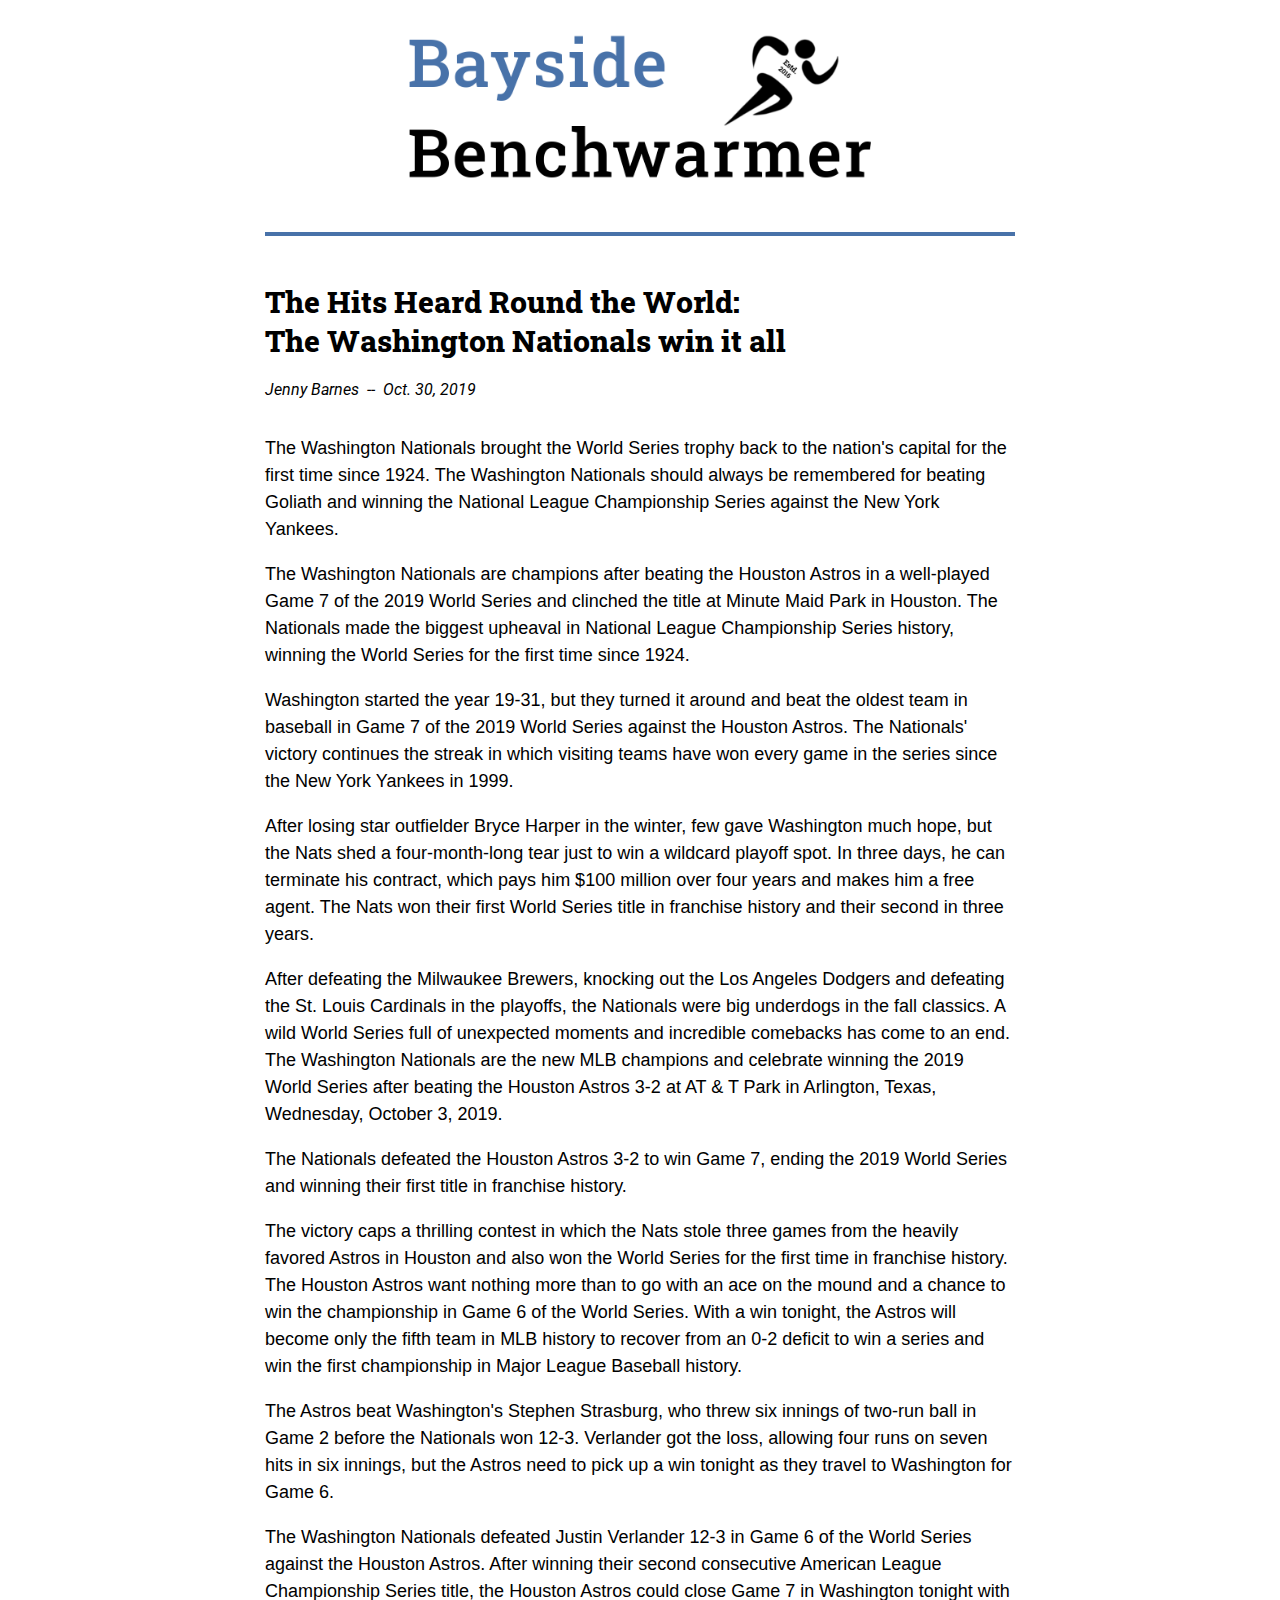
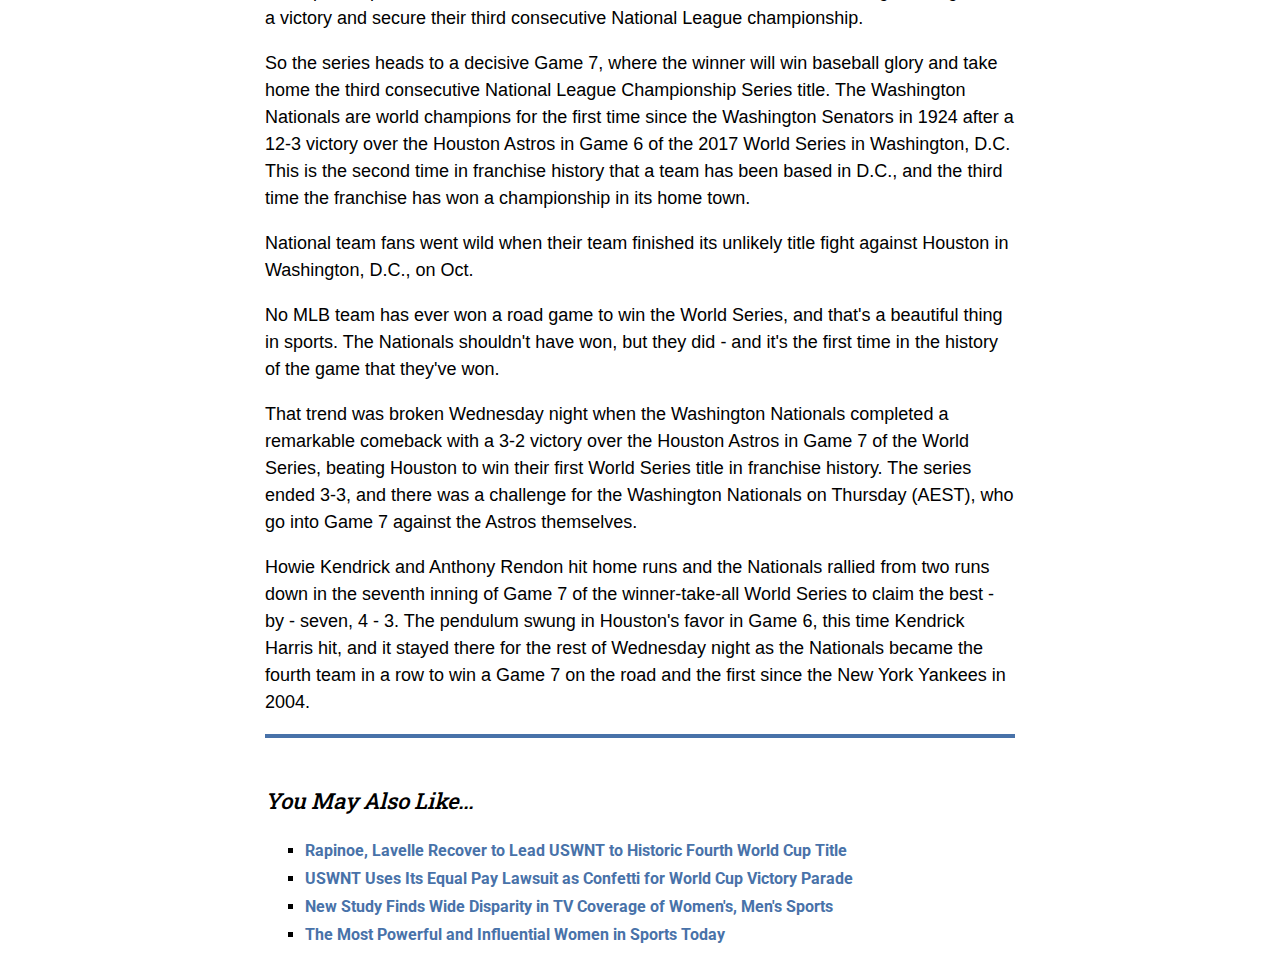
<file: 416example/index.html>
<!doctype html>
<html lang="en">

<head>
	<title>The Hits Heard Round the World</title>
	<link rel="stylesheet" type="text/css" href="style.css">

	<!-- A couiple of extra fonts since I didn't want to use Helvetica everywhere-->
	<link rel="preconnect" href="https://fonts.gstatic.com">
	<link href="https://fonts.googleapis.com/css2?family=Roboto+Slab:wght@100;300;500;700&display=swap" rel="stylesheet">
	<link rel="preconnect" href="https://fonts.gstatic.com">
	<link href="https://fonts.googleapis.com/css2?family=Roboto:ital,wght@0,400;0,700;1,400;1,500&display=swap" rel="stylesheet"> 
</head>

<body>
	<div id="content">
	<div id="header"><img src="masthead.png" alt="Bayside Benchwarmer" class="image"><div><br><br>
	<hr class="line"><br>
	<h1>The Hits Heard Round the World:<br> The Washington Nationals win it all</h1>
	<div id="byline">
	Jenny Barnes&nbsp;&nbsp;--&nbsp;&nbsp;Oct. 30, 2019
	</div><br>

	<p>The Washington Nationals brought the World Series trophy back to the nation's capital for the first time since 1924. The Washington Nationals should always be remembered for beating Goliath and winning the National League Championship Series against the New York Yankees.</p>

	<p>The Washington Nationals are champions after beating the Houston Astros in a well-played Game 7 of the 2019 World Series and clinched the title at Minute Maid Park in Houston. The Nationals made the biggest upheaval in National League Championship Series history, winning the World Series for the first time since 1924.</p>

	<p>Washington started the year 19-31, but they turned it around and beat the oldest team in baseball in Game 7 of the 2019 World Series against the Houston Astros. The Nationals' victory continues the streak in which visiting teams have won every game in the series since the New York Yankees in 1999.</p>

	<p>After losing star outfielder Bryce Harper in the winter, few gave Washington much hope, but the Nats shed a four-month-long tear just to win a wildcard playoff spot. In three days, he can terminate his contract, which pays him $100 million over four years and makes him a free agent. The Nats won their first World Series title in franchise history and their second in three years.</p>

	<p>After defeating the Milwaukee Brewers, knocking out the Los Angeles Dodgers and defeating the St. Louis Cardinals in the playoffs, the Nationals were big underdogs in the fall classics. A wild World Series full of unexpected moments and incredible comebacks has come to an end. The Washington Nationals are the new MLB champions and celebrate winning the 2019 World Series after beating the Houston Astros 3-2 at AT & T Park in Arlington, Texas, Wednesday, October 3, 2019. </p>

	<p>The Nationals defeated the Houston Astros 3-2 to win Game 7, ending the 2019 World Series and winning their first title in franchise history.</p>

	<p>The victory caps a thrilling contest in which the Nats stole three games from the heavily favored Astros in Houston and also won the World Series for the first time in franchise history. The Houston Astros want nothing more than to go with an ace on the mound and a chance to win the championship in Game 6 of the World Series. With a win tonight, the Astros will become only the fifth team in MLB history to recover from an 0-2 deficit to win a series and win the first championship in Major League Baseball history.</p>

	<p>The Astros beat Washington's Stephen Strasburg, who threw six innings of two-run ball in Game 2 before the Nationals won 12-3. Verlander got the loss, allowing four runs on seven hits in six innings, but the Astros need to pick up a win tonight as they travel to Washington for Game 6.</p>

	<p>The Washington Nationals defeated Justin Verlander 12-3 in Game 6 of the World Series against the Houston Astros. After winning their second consecutive American League Championship Series title, the Houston Astros could close Game 7 in Washington tonight with a victory and secure their third consecutive National League championship.</p>

	<p>So the series heads to a decisive Game 7, where the winner will win baseball glory and take home the third consecutive National League Championship Series title. The Washington Nationals are world champions for the first time since the Washington Senators in 1924 after a 12-3 victory over the Houston Astros in Game 6 of the 2017 World Series in Washington, D.C. This is the second time in franchise history that a team has been based in D.C., and the third time the franchise has won a championship in its home town.</p>

	<p>National team fans went wild when their team finished its unlikely title fight against Houston in Washington, D.C., on Oct.</p>

	<p>No MLB team has ever won a road game to win the World Series, and that's a beautiful thing in sports. The Nationals shouldn't have won, but they did - and it's the first time in the history of the game that they've won.</p>

	<p>That trend was broken Wednesday night when the Washington Nationals completed a remarkable comeback with a 3-2 victory over the Houston Astros in Game 7 of the World Series, beating Houston to win their first World Series title in franchise history. The series ended 3-3, and there was a challenge for the Washington Nationals on Thursday (AEST), who go into Game 7 against the Astros themselves.</p>

	<p>Howie Kendrick and Anthony Rendon hit home runs and the Nationals rallied from two runs down in the seventh inning of Game 7 of the winner-take-all World Series to claim the best - by - seven, 4 - 3. The pendulum swung in Houston's favor in Game 6, this time Kendrick Harris hit, and it stayed there for the rest of Wednesday night as the Nationals became the fourth team in a row to win a Game 7 on the road and the first since the New York Yankees in 2004.
	</p>
	
	<hr class="line"><br>
	
	<h3>You May Also Like...</h3>
	<div class="links">
	<ul>
		<li><a href="https://www.si.com/soccer/2019/07/07/usa-womens-world-cup-title-netherlands-rapinoe-lavelle-uswnt" target=_new>Rapinoe, Lavelle Recover to Lead USWNT to Historic Fourth World Cup Title</a></li>
		<li><a href="https://www.si.com/soccer/2019/07/10/uswnt-womens-world-cup-victory-parade-lawsuit-confetti" target=_new>USWNT Uses Its Equal Pay Lawsuit as Confetti for World Cup Victory Parade</a></li>
		<li><a href="https://www.si.com/sports-illustrated/2021/03/24/womens-sports-gender-study-discrepancy" target=_new>New Study Finds Wide Disparity in TV Coverage of Women's, Men's Sports</a></li>
		<li><a href="https://www.si.com/sports-illustrated/2020/10/06/the-unrelenting-women-in-sports-daily-cover" target=_new>The Most Powerful and Influential Women in Sports Today</a></li>
	</ul>
	</div>
</body>
</html>
</file>
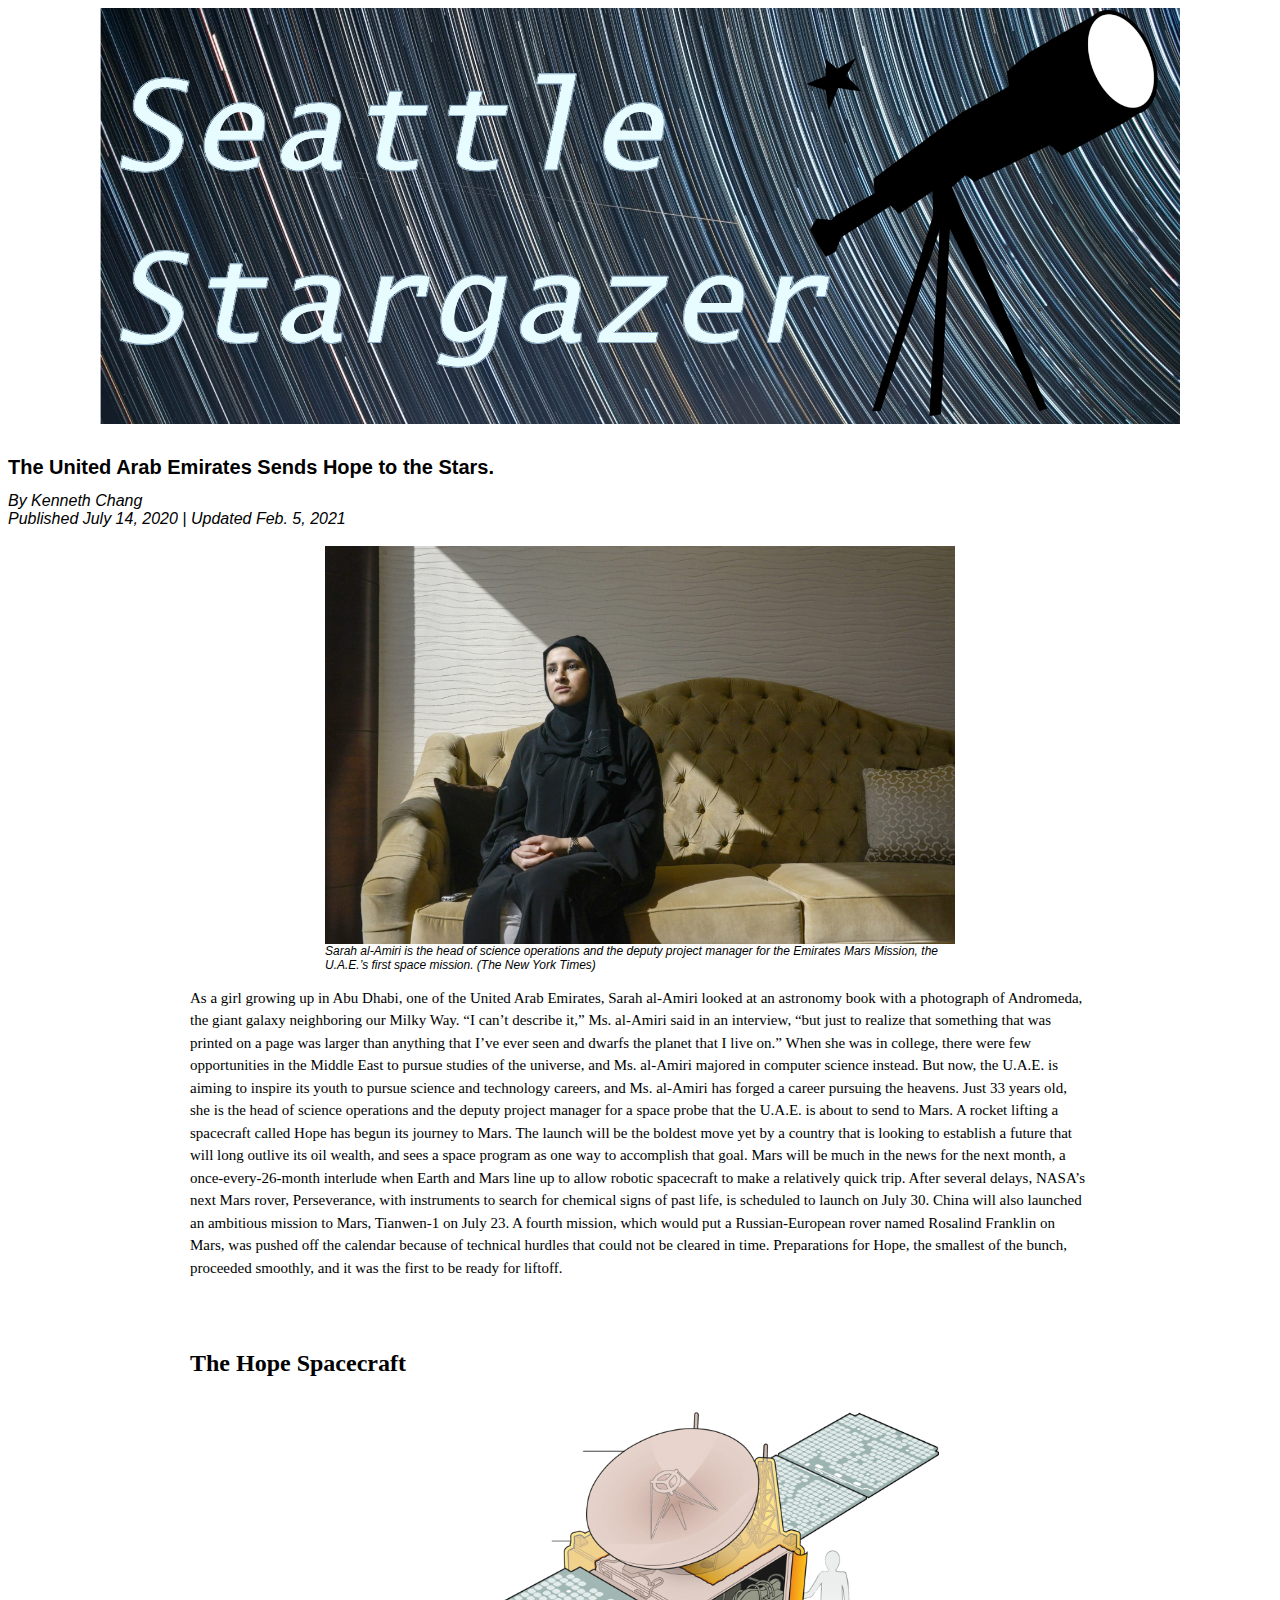
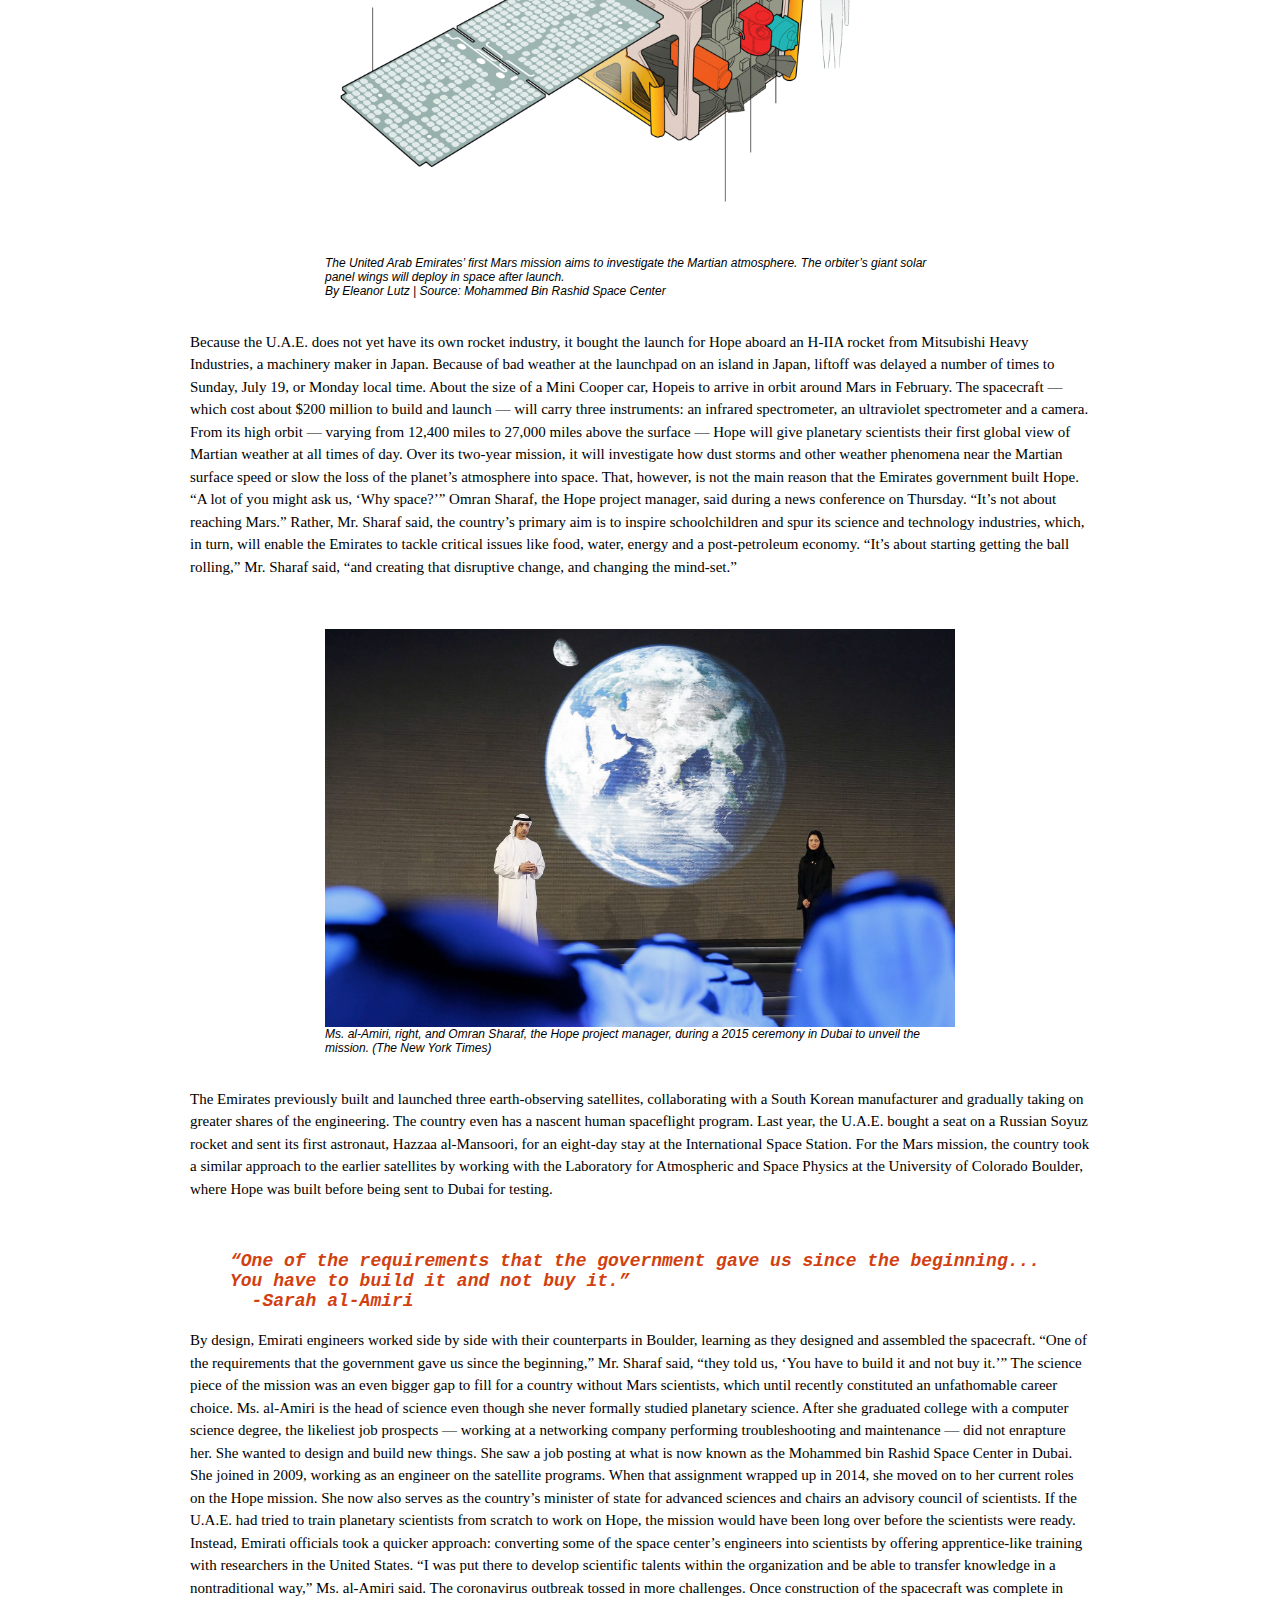
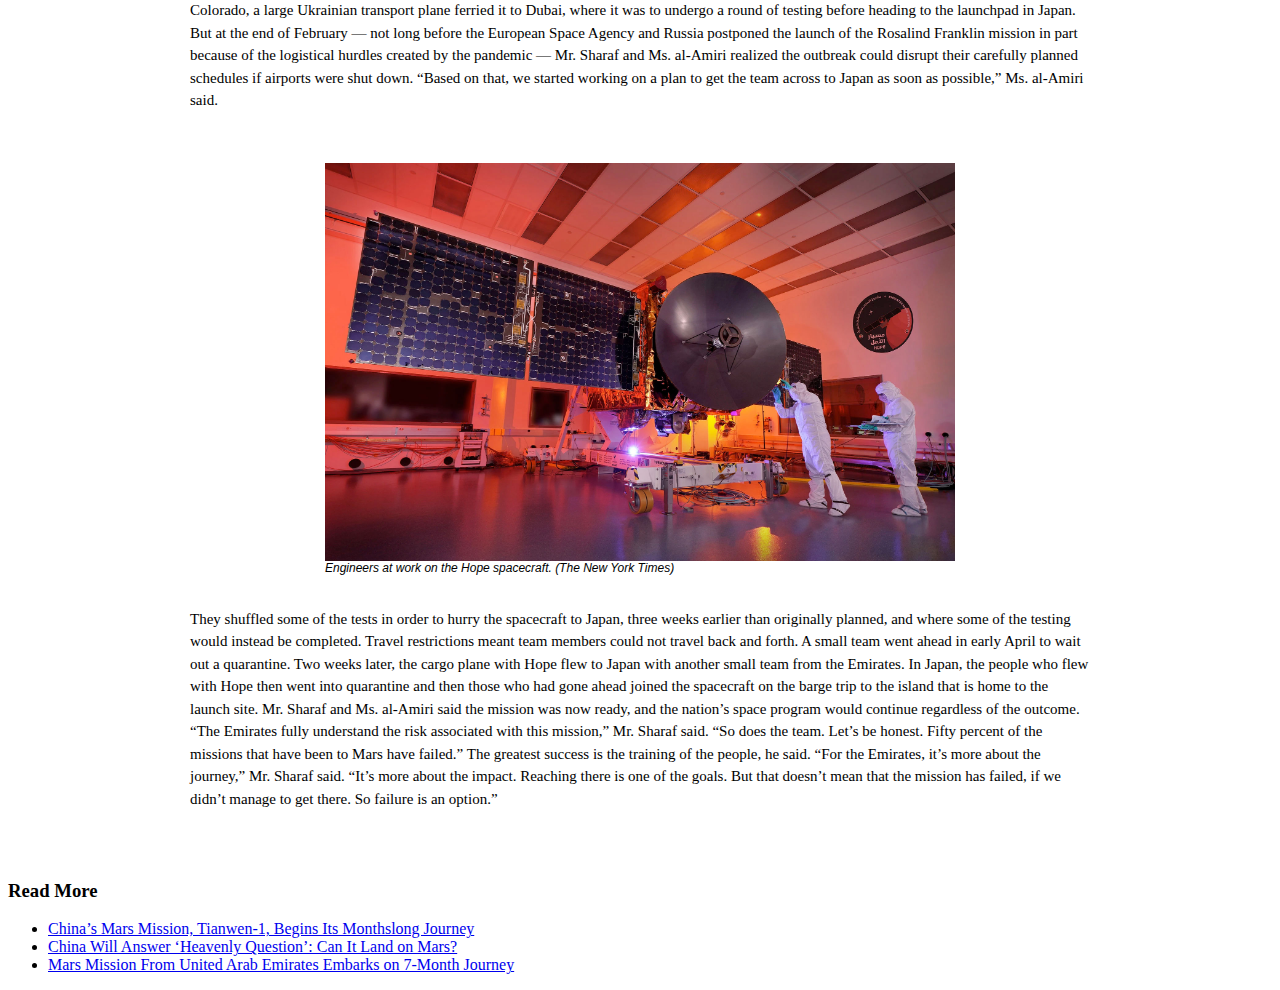
<file: BreedenLayout/index.html>
<!doctype html>
<html lang="en">

<head>
	<title>Midterm Review</title>
	<link rel="stylesheet" type="text/css" href="style.css">
</head>

<body>
	
	<img src="images\Stargazer.jpg" alt="IDK why it broke." class="header"><br><!--Masthead-->
	
	<h1>The United Arab Emirates Sends Hope to the Stars.</h1><!--Headline-->
	
	<div id="byline">
	By Kenneth Chang<br>
	Published July 14, 2020 | Updated Feb. 5, 2021<br><br>
	</div>
	
	<div id="content">
	<img src="images\uae-mars1.jpg" alt="IDK why it broke." class="image">
	<div class="caption">Sarah al-Amiri is the head of science operations and the deputy project manager for the Emirates Mars Mission, the U.A.E.’s first space mission.	(The New York Times)</div>
	<p><!--Actual Article-->
	As a girl growing up in Abu Dhabi, one of the United Arab Emirates, Sarah al-Amiri looked at an astronomy book with a photograph of Andromeda, the giant galaxy neighboring our Milky Way.

	“I can’t describe it,” Ms. al-Amiri said in an interview, “but just to realize that something that was printed on a page was larger than anything that I’ve ever seen and dwarfs the planet that I live on.”

	When she was in college, there were few opportunities in the Middle East to pursue studies of the universe, and Ms. al-Amiri majored in computer science instead. But now, the U.A.E. is aiming to inspire its youth to pursue science and technology careers, and Ms. al-Amiri has forged a career pursuing the heavens.

	Just 33 years old, she is the head of science operations and the deputy project manager for a space probe that the U.A.E. is about to send to Mars.

	A rocket lifting a spacecraft called Hope has begun its journey to Mars. The launch will be the boldest move yet by a country that is looking to establish a future that will long outlive its oil wealth, and sees a space program as one way to accomplish that goal.

	Mars will be much in the news for the next month, a once-every-26-month interlude when Earth and Mars line up to allow robotic spacecraft to make a relatively quick trip. After several delays, NASA’s next Mars rover, Perseverance, with instruments to search for chemical signs of past life, is scheduled to launch on July 30. China will also launched an ambitious mission to Mars, Tianwen-1 on July 23.

	A fourth mission, which would put a Russian-European rover named Rosalind Franklin on Mars, was pushed off the calendar because of technical hurdles that could not be cleared in time.

	Preparations for Hope, the smallest of the bunch, proceeded smoothly, and it was the first to be ready for liftoff.</p><br><br>
	
	<h2>The Hope Spacecraft</h2> <!--Graphic-->
	<img src="images\hope-spacecraft-graphic.gif" alt="IDK why it broke." class="image">
	<div class="caption">The United Arab Emirates’ first Mars mission aims to investigate the Martian atmosphere. The orbiter’s giant solar panel wings will deploy in space after launch. <br>By Eleanor Lutz | Source: Mohammed Bin Rashid Space Center</div><br>

	<p>Because the U.A.E. does not yet have its own rocket industry, it bought the launch for Hope aboard an H-IIA rocket from Mitsubishi Heavy Industries, a machinery maker in Japan. Because of bad weather at the launchpad on an island in Japan, liftoff was delayed a number of times to Sunday, July 19, or Monday local time.

	About the size of a Mini Cooper car, Hopeis to arrive in orbit around Mars in February. The spacecraft — which cost about $200 million to build and launch — will carry three instruments: an infrared spectrometer, an ultraviolet spectrometer and a camera.

	From its high orbit — varying from 12,400 miles to 27,000 miles above the surface — Hope will give planetary scientists their first global view of Martian weather at all times of day. Over its two-year mission, it will investigate how dust storms and other weather phenomena near the Martian surface speed or slow the loss of the planet’s atmosphere into space.

	That, however, is not the main reason that the Emirates government built Hope.

	“A lot of you might ask us, ‘Why space?’” Omran Sharaf, the Hope project manager, said during a news conference on Thursday. “It’s not about reaching Mars.”

	Rather, Mr. Sharaf said, the country’s primary aim is to inspire schoolchildren and spur its science and technology industries, which, in turn, will enable the Emirates to tackle critical issues like food, water, energy and a post-petroleum economy.

	“It’s about starting getting the ball rolling,” Mr. Sharaf said, “and creating that disruptive change, and changing the mind-set.”</p><br><br>
	
	<img src="images\uae-mars2.jpg" alt="IDK why it broke." class="image">
	<div class="caption">Ms. al-Amiri, right, and Omran Sharaf, the Hope project manager, during a 2015 ceremony in Dubai to unveil the mission. (The New York Times)</div><br>

	<p>The Emirates previously built and launched three earth-observing satellites, collaborating with a South Korean manufacturer and gradually taking on greater shares of the engineering. The country even has a nascent human spaceflight program. Last year, the U.A.E. bought a seat on a Russian Soyuz rocket and sent its first astronaut, Hazzaa al-Mansoori, for an eight-day stay at the International Space Station.

	For the Mars mission, the country took a similar approach to the earlier satellites by working with the Laboratory for Atmospheric and Space Physics at the University of Colorado Boulder, where Hope was built before being sent to Dubai for testing.</p><br>
	
	<blockquote>“One of the requirements that the government gave us since the beginning... You have to build it and not buy it.”<br>&nbsp;&nbsp;-Sarah al-Amiri</blockquote>

	<p>By design, Emirati engineers worked side by side with their counterparts in Boulder, learning as they designed and assembled the spacecraft. “One of the requirements that the government gave us since the beginning,” Mr. Sharaf said, “they told us, ‘You have to build it and not buy it.’”

	The science piece of the mission was an even bigger gap to fill for a country without Mars scientists, which until recently constituted an unfathomable career choice.

	Ms. al-Amiri is the head of science even though she never formally studied planetary science.

	After she graduated college with a computer science degree, the likeliest job prospects — working at a networking company performing troubleshooting and maintenance — did not enrapture her. She wanted to design and build new things.

	She saw a job posting at what is now known as the Mohammed bin Rashid Space Center in Dubai. She joined in 2009, working as an engineer on the satellite programs. When that assignment wrapped up in 2014, she moved on to her current roles on the Hope mission.

	She now also serves as the country’s minister of state for advanced sciences and chairs an advisory council of scientists.

	If the U.A.E. had tried to train planetary scientists from scratch to work on Hope, the mission would have been long over before the scientists were ready. Instead, Emirati officials took a quicker approach: converting some of the space center’s engineers into scientists by offering apprentice-like training with researchers in the United States.

	“I was put there to develop scientific talents within the organization and be able to transfer knowledge in a nontraditional way,” Ms. al-Amiri said.

	The coronavirus outbreak tossed in more challenges.

	Once construction of the spacecraft was complete in Colorado, a large Ukrainian transport plane ferried it to Dubai, where it was to undergo a round of testing before heading to the launchpad in Japan.

	But at the end of February — not long before the European Space Agency and Russia postponed the launch of the Rosalind Franklin mission in part because of the logistical hurdles created by the pandemic — Mr. Sharaf and Ms. al-Amiri realized the outbreak could disrupt their carefully planned schedules if airports were shut down.

	“Based on that, we started working on a plan to get the team across to Japan as soon as possible,” Ms. al-Amiri said.</p><br><br>
	
	<img src="images\uae-mars3.jpg" alt="IDK why it broke." class="image">
	<div class="caption">Engineers at work on the Hope spacecraft. (The New York Times)</div><br>

	<p>They shuffled some of the tests in order to hurry the spacecraft to Japan, three weeks earlier than originally planned, and where some of the testing would instead be completed.

	Travel restrictions meant team members could not travel back and forth. A small team went ahead in early April to wait out a quarantine. Two weeks later, the cargo plane with Hope flew to Japan with another small team from the Emirates.

	In Japan, the people who flew with Hope then went into quarantine and then those who had gone ahead joined the spacecraft on the barge trip to the island that is home to the launch site.

	Mr. Sharaf and Ms. al-Amiri said the mission was now ready, and the nation’s space program would continue regardless of the outcome.

	“The Emirates fully understand the risk associated with this mission,” Mr. Sharaf said. “So does the team. Let’s be honest. Fifty percent of the missions that have been to Mars have failed.”

	The greatest success is the training of the people, he said.

	“For the Emirates, it’s more about the journey,” Mr. Sharaf said. “It’s more about the impact. Reaching there is one of the goals. But that doesn’t mean that the mission has failed, if we didn’t manage to get there. So failure is an option.”</p><br><br>

	</div>
	
	<h3>Read More</h3> <!--Link List-->
	<div class="link">
	<ul>
		<li><a href="https://www.nytimes.com/2020/07/22/science/mars-china-launch.html?action=click&block=associated_collection_recirc&impression_id=8fa169b0-cd41-11ea-9e45-6dfedec6de97&index=0&pgtype=Article&region=footer">China’s Mars Mission, Tianwen-1, Begins Its Monthslong Journey</a></li>
		<li><a href="https://www.nytimes.com/2020/07/22/science/china-mars-mission.html?action=click&block=associated_collection_recirc&impression_id=8fa169b1-cd41-11ea-9e45-6dfedec6de97&index=1&pgtype=Article&region=footer">China Will Answer ‘Heavenly Question’: Can It Land on Mars?</a></li>
		<li><a href="https://www.nytimes.com/2020/07/19/science/emirates-mars-mission.html?action=click&block=associated_collection_recirc&impression_id=8fa169b2-cd41-11ea-9e45-6dfedec6de97&index=2&pgtype=Article&region=footer">Mars Mission From United Arab Emirates Embarks on 7-Month Journey</a></li>
	</ul>
</body>
</html>
</file>
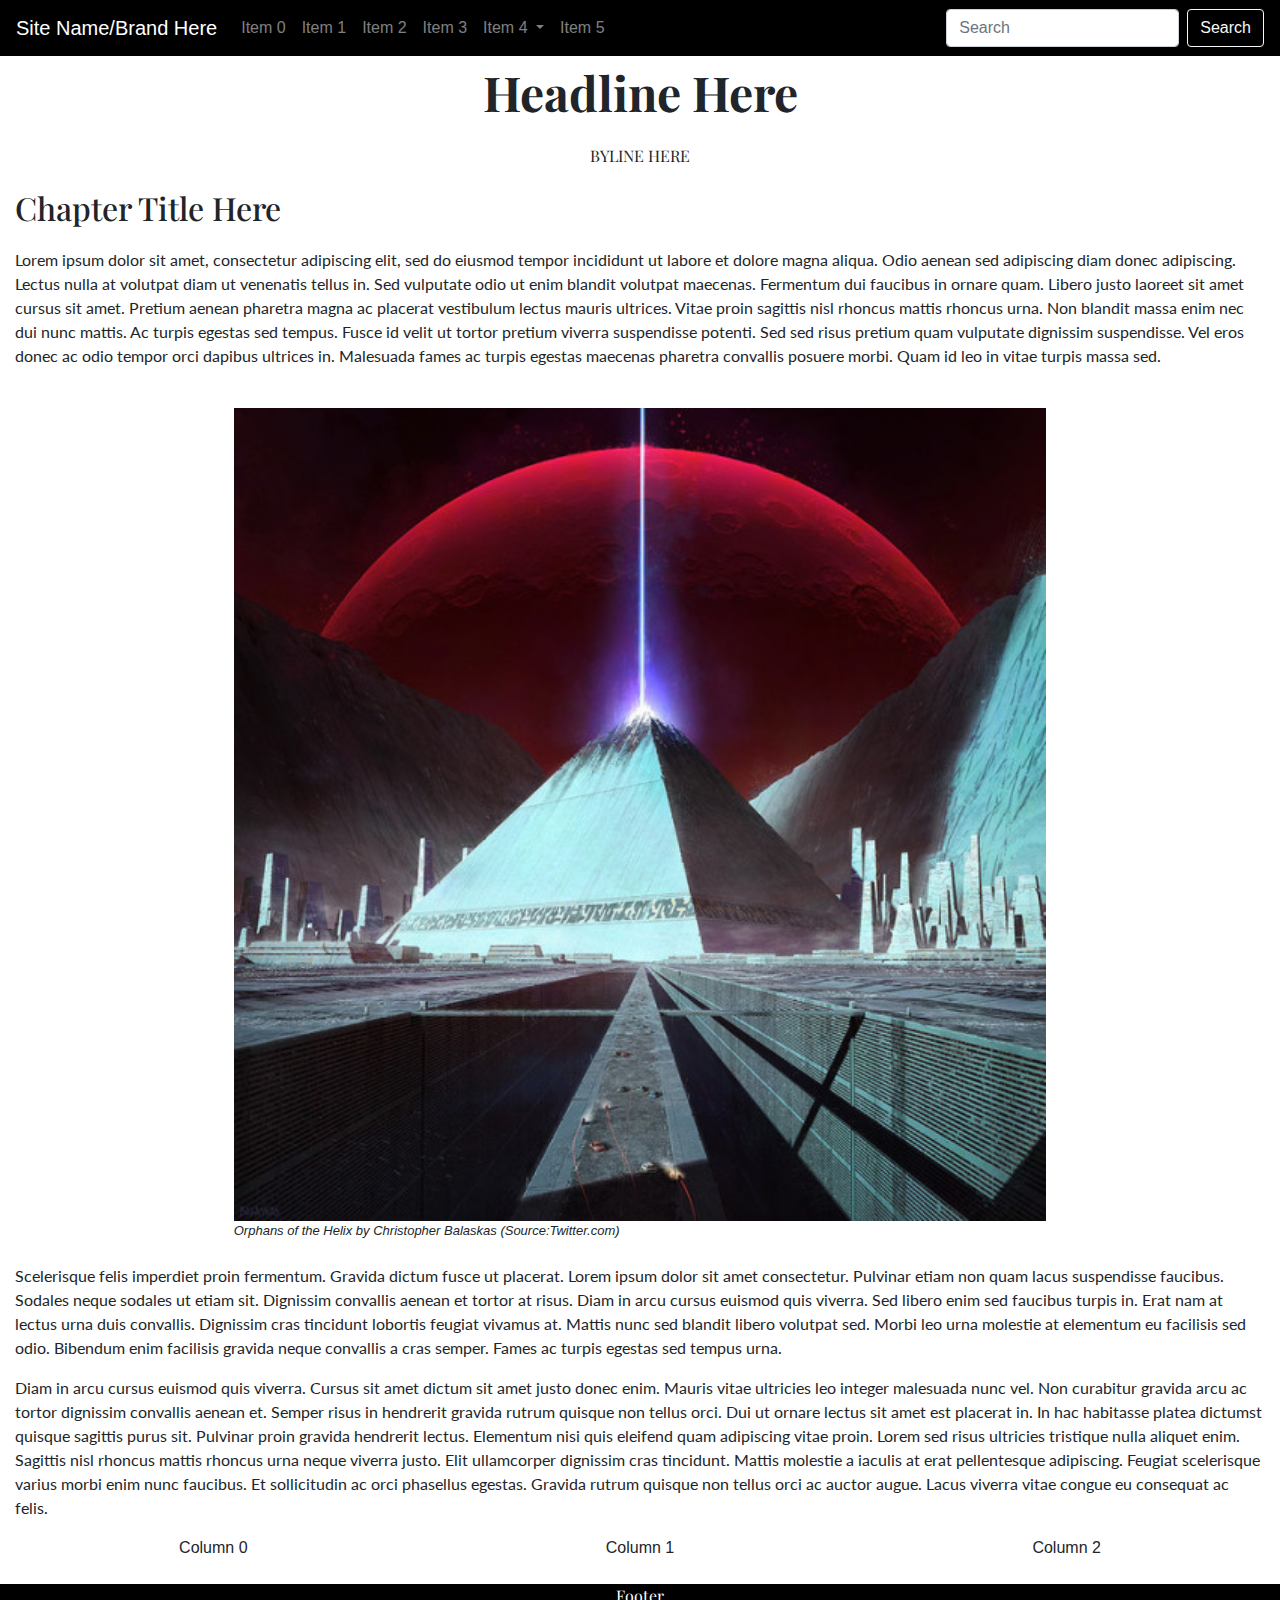
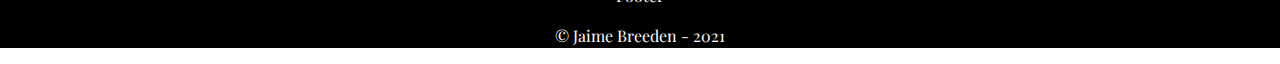
<file: htmlframe/index.html>
<html lang="en"> 
	<head>
		<meta charset="utf-8">
		<meta name="viewport" content="width=device-width, initial-scale=1, shrink-to-fit=no">
		<title>HTML Frame</title>
		 <meta name="description" content="UMD Student Work - HTML Frame">
		<meta name="author" content="Jaime Breeden">
		<!-- Bootstrap CSS Head -->
		<link rel="stylesheet" href="https://stackpath.bootstrapcdn.com/bootstrap/4.4.1/css/bootstrap.min.css" integrity=	"sha384-Vkoo8x4CGsO3+Hhxv8T/Q5PaXtkKtu6ug5TOeNV6gBiFeWPGFN9MuhOf23Q9Ifjh" crossorigin="anonymous">
		<link rel= "stylesheet" type="text/css" href="style.css">
		<link rel="preconnect" href="https://fonts.gstatic.com">
		<!--Playfair Display & Lato Fonts-->
		<link href="https://fonts.googleapis.com/css2?family=Lato:ital,wght@0,300;0,400;0,700;1,300;1,400;1,700&family=Playfair+Display:ital,wght@0,400;0,500;0,600;0,700;1,400;1,600&display=swap" rel="stylesheet"> 
	</head>
	<body>
		<!--Navbar S-->
		<nav class="navbar sticky-top navbar-expand-lg navbar-dark" style="background-color: black">
		 <a class="navbar-brand" href="">Site Name/Brand Here</a>
		 <button class="navbar-toggler" type="button" data-toggle="collapse" data-target="#navbarSupportedContent" aria-controls="navbarSupportedContent" aria-expanded="false" aria-label="Toggle navigation">
		   <span class="navbar-toggler-icon"></span>
		 </button>

		 <div class="collapse navbar-collapse" id="navbarSupportedContent">
		   <ul class="navbar-nav mr-auto">
			 <li class="nav-item">
			   <a class="nav-link" href="#header"><i class="fas fa-user-tag"></i> Item 0<span class="sr-only">(current)</span></a>
			 </li>
			 <li class="nav-item">
			   <a class="nav-link" href="#skedex"><i class="fas fa-graduation-cap"></i> Item 1</a>
			 </li>
			 <li class="nav-item">
			   <a class="nav-link" href="#skedex"><i class="fas fa-users"></i> Item 2</a>
			 </li>
			 <li class="nav-item">
			   <a class="nav-link" href="#skedex"><i class="fas fa-copy"></i> Item 3</a>
			 </li>
			 <li class="nav-item dropdown">
			   <a class="nav-link dropdown-toggle" href="#" id="navbarDropdown" role="button" data-toggle="dropdown" aria-haspopup="true" aria-expanded="false">
				<i class="fas fa-tasks"></i> Item 4
			   </a>
			   <div class="dropdown-menu" aria-labelledby="navbarDropdown">
				 <a class="dropdown-item" href="#video"><i class="fas fa-video"></i> Thing 0</a>
				 <a class="dropdown-item" href="#Photography"><i class="fas fa-camera"></i> Thing 1</a>
				 <a class="dropdown-item" href="#text"><i class="fas fa-keyboard"></i> Thing 2</a>
			   </div>
			 </li>
			 <li class="nav-item">
			   <a class="nav-link" href="#contact"><i class="fas fa-mobile-alt"></i> Item 5</a>
			 </li>
		   </ul>
		   <form class="form-inline my-2 my-lg-0">
			 <input class="form-control mr-sm-2" type="search" placeholder="Search" aria-label="Search">
			 <button class="btn btn-outline-light my-2 my-sm-0" type="submit">Search</button>
		   </form>
		 </div>
		</nav>
		<!--Navbar E-->
		
		<div class="container">
			<p class="headline">Headline Here</p>
			<p class="byline">Byline Here</p>
			<p class="Title">Chapter Title Here</p>
			<p>Lorem ipsum dolor sit amet, consectetur adipiscing elit, sed do eiusmod tempor incididunt ut labore et dolore magna aliqua. Odio aenean sed adipiscing diam donec adipiscing. Lectus nulla at volutpat diam ut venenatis tellus in. Sed vulputate odio ut enim blandit volutpat maecenas. Fermentum dui faucibus in ornare quam. Libero justo laoreet sit amet cursus sit amet. Pretium aenean pharetra magna ac placerat vestibulum lectus mauris ultrices. Vitae proin sagittis nisl rhoncus mattis rhoncus urna. Non blandit massa enim nec dui nunc mattis. Ac turpis egestas sed tempus. Fusce id velit ut tortor pretium viverra suspendisse potenti. Sed sed risus pretium quam vulputate dignissim suspendisse. Vel eros donec ac odio tempor orci dapibus ultrices in. Malesuada fames ac turpis egestas maecenas pharetra convallis posuere morbi. Quam id leo in vitae turpis massa sed.</p><br>

			<img src="Orphans of the Helix by Christopher Balaskas.jpg" alt="Rapinoe's arms outstretched in her iconic pose." class="image">
			<div class="caption">Orphans of the Helix by Christopher Balaskas	(Source:Twitter.com)</div><br>
			
			<p>Scelerisque felis imperdiet proin fermentum. Gravida dictum fusce ut placerat. Lorem ipsum dolor sit amet consectetur. Pulvinar etiam non quam lacus suspendisse faucibus. Sodales neque sodales ut etiam sit. Dignissim convallis aenean et tortor at risus. Diam in arcu cursus euismod quis viverra. Sed libero enim sed faucibus turpis in. Erat nam at lectus urna duis convallis. Dignissim cras tincidunt lobortis feugiat vivamus at. Mattis nunc sed blandit libero volutpat sed. Morbi leo urna molestie at elementum eu facilisis sed odio. Bibendum enim facilisis gravida neque convallis a cras semper. Fames ac turpis egestas sed tempus urna.</p>

			<p>Diam in arcu cursus euismod quis viverra. Cursus sit amet dictum sit amet justo donec enim. Mauris vitae ultricies leo integer malesuada nunc vel. Non curabitur gravida arcu ac tortor dignissim convallis aenean et. Semper risus in hendrerit gravida rutrum quisque non tellus orci. Dui ut ornare lectus sit amet est placerat in. In hac habitasse platea dictumst quisque sagittis purus sit. Pulvinar proin gravida hendrerit lectus. Elementum nisi quis eleifend quam adipiscing vitae proin. Lorem sed risus ultricies tristique nulla aliquet enim. Sagittis nisl rhoncus mattis rhoncus urna neque viverra justo. Elit ullamcorper dignissim cras tincidunt. Mattis molestie a iaculis at erat pellentesque adipiscing. Feugiat scelerisque varius morbi enim nunc faucibus. Et sollicitudin ac orci phasellus egestas. Gravida rutrum quisque non tellus orci ac auctor augue. Lacus viverra vitae congue eu consequat ac felis.</p>
				
			  <div class="row" style="text-align:center;">
				<div class="col-4">
				  Column 0
				</div>
				<div class="col-4">
				  Column 1
				</div>
				<div class="col-4">
				  Column 2
				</div>
			  </div><br>
			  
			</div>
			
		</div>
		
		<div class="footer">
			<p style="font-family: 'Playfair Display', serif;">Footer</p>
			<p style="font-family: 'Playfair Display', serif;">© Jaime Breeden - 2021</p>
		</div>
		
		<!-- Bootstrap Body--> 
		<script src="https://code.jquery.com/jquery-3.4.1.slim.min.js" integrity="sha384-J6qa4849blE2+poT4WnyKhv5vZF5SrPo0iEjwBvKU7imGFAV0wwj1yYfoRSJoZ+n" crossorigin="anonymous"></script>
		<script src="https://cdn.jsdelivr.net/npm/popper.js@1.16.0/dist/umd/popper.min.js" integrity="sha384-Q6E9RHvbIyZFJoft+2mJbHaEWldlvI9IOYy5n3zV9zzTtmI3UksdQRVvoxMfooAo" crossorigin="anonymous"></script>
		<script src="https://stackpath.bootstrapcdn.com/bootstrap/4.4.1/js/bootstrap.min.js" integrity="sha384-wfSDF2E50Y2D1uUdj0O3uMBJnjuUD4Ih7YwaYd1iqfktj0Uod8GCExl3Og8ifwB6" crossorigin="anonymous"></script>
	</body>
</html>
</file>
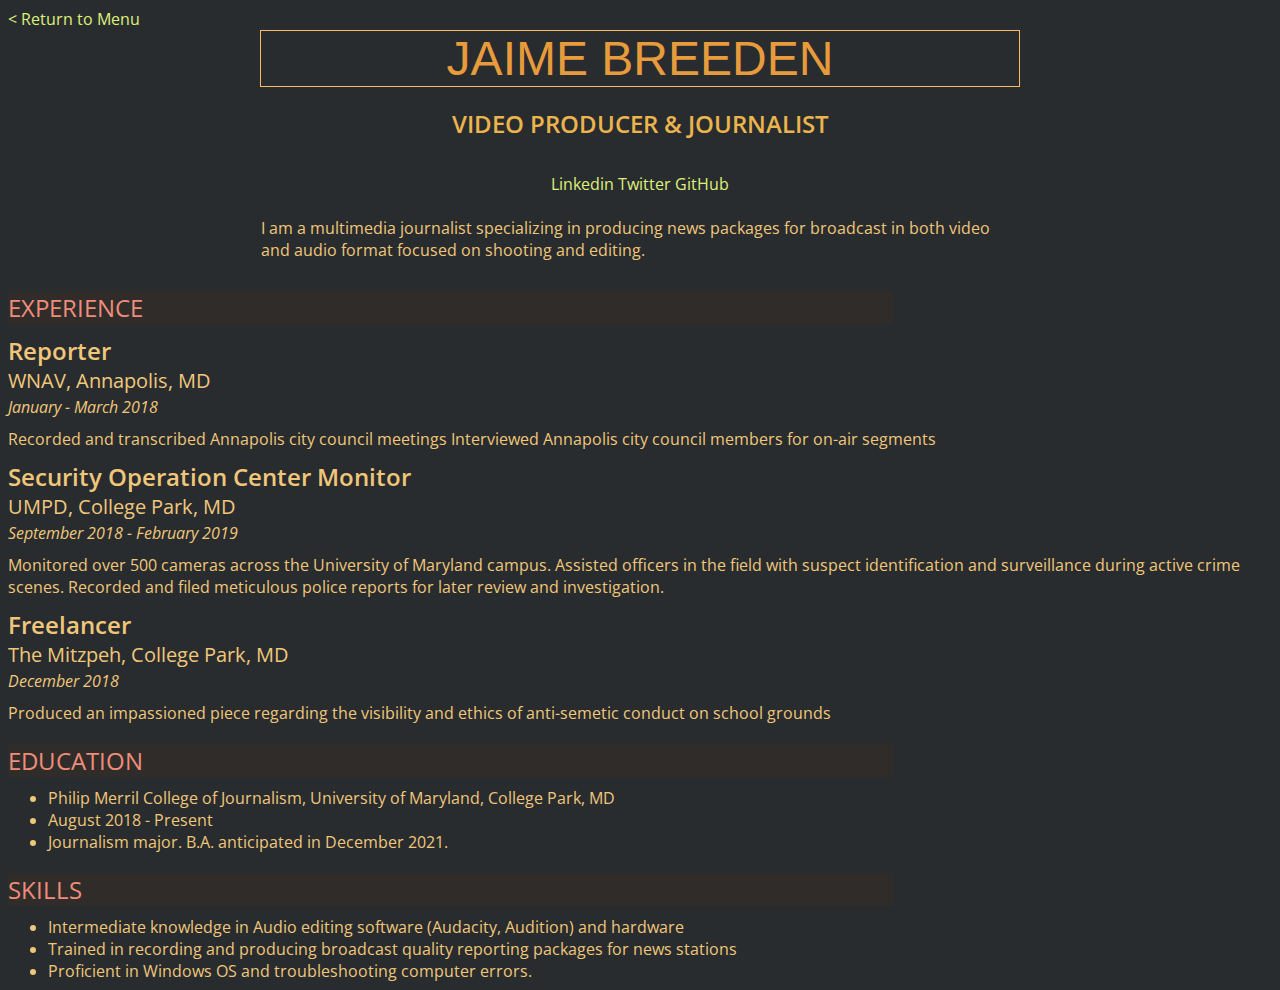
<file: resume/index.html>
<!DOCTYPE HTML>
<html lang="en">
	<head>
		<meta name="viewport" content="width=device-width, initial-scale=1.0"> <!--Need?-->
		<title> Jaime Breeden's Resume</title>
		<link rel= "stylesheet" type="text/css" href="style.css">
		<!--<style>
			body{
				color: #5c6cab;
				font-size: 36px;
				font-family: sans-serif;
			 }
		</style>-->
		<link rel="preconnect" href="https://fonts.gstatic.com">
		<link href="https://fonts.googleapis.com/css2?family=Open+Sans:ital,wght@0,400;0,600;0,700;1,400;1,600;1,700&display=swap" rel="stylesheet"> 
	</head>
	
	<body> <!--I built this myself-->
		<div id="container">
		<a href="https://sindellah.github.io/Jaime-Breeden-JOUR352/"> &lt; Return to Menu<br></a>

		<div id="name">Jaime Breeden</div><!--h1-->
		
		<div id="title">Video Producer & Journalist<br><br></div>
		
		<!--<img src="download20190704214854.png" width="300px" alt="IDK why it broke.">-->
		<!--This is the best selfie you're getting-->
		
		<ul class="menu">
			<li><a href="https://www.linkedin.com/in/jaime-breeden-773038206/">Linkedin</a></li>
			<li><a href="https://twitter.com/JaimesBeat">Twitter</a></li>
			<li><a href="https://github.com/Sindellah">GitHub</a></li>
		</ul><br>
		
		<p class="top">I am a multimedia journalist specializing in producing news packages for broadcast in both video and audio format focused on shooting and editing.</p> <!--mission statement?-->
		
		<div class="sectionheader">Experience</div>
		
		<div class="jobtitle">Reporter</div>
		<div class="organization">WNAV, Annapolis, MD</div>
		<div class="date">January - March 2018</div>
		<p class="description">Recorded and transcribed Annapolis city council meetings
		Interviewed Annapolis city council members for on-air segments</p>
		
		<div class="jobtitle">Security Operation Center Monitor</div>
		<div class="organization">UMPD, College Park, MD</div>
		<div class="date">September 2018 - February 2019</div>
		<p class="description">Monitored over 500 cameras across the University of Maryland campus.
		Assisted officers in the field with suspect identification and surveillance during active crime scenes.
		Recorded and filed meticulous police reports for later review and investigation.</p>

		<div class="jobtitle">Freelancer</div>
		<div class="organization">The Mitzpeh, College Park, MD</div>
		<div class="date">December 2018</div>
		<p class="description">Produced an impassioned piece regarding the visibility and ethics of anti-semetic conduct on school grounds</p>

		<div class="sectionheader">Education</div>
		
		<ul id="degrees">
			<li>Philip Merril College of Journalism, University of Maryland, College Park, MD</li>
			<li>August 2018 - Present</li>
			<li>Journalism major. B.A. anticipated in December 2021.</li>
		</ul>
		
		<div class="sectionheader">Skills</div>
		<ul id="do">
			<li>Intermediate knowledge in Audio editing software (Audacity, Audition) and hardware</li>
			<li>Trained in recording and producing broadcast quality reporting packages for news stations</li>
			<li>Proficient in Windows OS and troubleshooting computer errors.</li>
		</ul>
		</div>
	</body>
</html>
</file>
<file: 416example/style.css>
#content{
	margin: 25px auto;
	/*width: 100%*/
	max-width: 750px;
}

.header {
	display: block;
	margin: 0 auto;
	width: 100%;
	max-width: 1080px;
}

.image {
	text-align: center;
	display: block;
	margin-left: auto;
	margin-right: auto;
	width: 65%;
}

.caption {
	font-family: 'Roboto', Helvetica, sans-serif;
	font-size: 13px;
	font-style: italic;
	margin: auto;
	width: 65%;
}

.quote { /*might try to see if a side quote works better*/
	color: #4872a9;
	font: 20px 'Roboto slab', serif;
	font-style: italic;
	font-weight: 500;
	/*float: left;*/ /* It does not*/
	text-align: center;
	margin: auto;
	padding: 30px;
	width: 65%;
}

#byline {
	font-family: 'Roboto', sans-serif;
	font-size: 16px;
	font-style: italic;
}

li {
	list-style-type: square;
	margin: 0;
	padding: 0;
	font-family: 'Roboto', Helvetica, sans-serif;
	font-weight: bold;
	line-height: 1.75;
}

h1 {
	font-family: 'Roboto Slab', serif;
	font-size: 30px;
	font-weight: 800;
}

h2 {
	color: 4872a9;
	font-family: 'Roboto', sans-serif;
	font-size: 24px;
	font-weight: 500;
	font-style: italic;
}

h3 {
	font-family: 'Roboto slab', sans-serif;
	font-size: 22px;
	font-weight: 500;
	font-style: italic;
}

p {
	font-family: Helvetica, Arial, sans-serif;
	font-size: 18px;
	font-weight: 400;
	line-height: 1.5;
}

.line{
	border: 2px solid #4872a9;
	color: #4872a9;
	/*width: 85% !important;*/
}

a:link {
	color: #4872a9;
	text-decoration: none;
}
	
a:visited {
	color: #98288E;
	text-decoration: none;
}

a:hover {
	/*color: #6E96C9;*/
	text-decoration: underline;
}
</file>
<file: BreedenLayout/style.css>
.header {
	display: block;
	margin: 0 auto;
	width: 100%;
	max-width: 1080px;
}

#content {
	margin: 0 auto;
	width: 900px;
}

#byline {
	font-family: Helvetica, sans-serif;
	font-size: 16px;
	font-style: italic;
}

h1 {
	font-family: Helvetica, sans-serif;
	font-size: 20px;
	font-weight: 600px;
}

blockquote {
	color: #d23f10;
	font: 18px Courier;
	font-style: italic;
	font-weight: bold;
}

p {
	font-family: Georgia, serif;
	font-size: 15px;
	line-height: 1.5;
}

.image {
	display: block;
	margin-left: auto;
	margin-right: auto;
	width: 70%;
}

.caption {
	font-family: Helvetica, sans-serif;
	font-size: 12px;
	font-style: italic;
	margin: auto;
	width: 630px;
}
</file>
<file: htmlframe/style.css>
.container {
	margin: auto;
	width: 100%;
	max-width: 1440px;
}

.headline{
	font-family:'Playfair Display', serif;
	font-size: 3em;
	font-weight:700;
	text-align: center;
}

.byline{
	font-family: 'Playfair Display', serif;
	font-size: 1em;
	text-transform: uppercase;
	text-align: center;
}

.title{
	font-family: 'Playfair Display', serif;
	font-size: 2em;
	font-weight:500;
}

.image {
	text-align: center;
	display: block;
	margin-left: auto;
	margin-right: auto;
	width: 65%;
}

.caption {
	font-family: 'Roboto', Helvetica, sans-serif;
	font-size: 13px;
	font-style: italic;
	margin: auto;
	width: 65%;
}

.footer {
	background-color: black !important;
	color: white !important;
	text-align: center !important;
	font-family:'Playfair Display', serif !important;
}

p{
	font-family: 'Lato', sans-serif;
	lineheight: 180%;
}
</file>
<file: resume/style.css>
/*styles for resume | Hope you like Fall colors :)*/
	body { /*basically everything*/
		background-color: #292c2f;
		color: #f0c77a;
		font-family: 'Open sans', arial, sans-serif;
		font-size: 1em;
	}
	
	.container{ /*Why it wont scroll anymore*/
		width: 100%;
		max-width: 1200px;
		margin: 0 auto;
		padding-bottom: 50px
	}

	#name { /*name/header mods*/
		/*background-color: #2F2C29;*/
		color: #e79b3b;
		font-family: arial, sans-serif;
		font-size: 3em;
		text-align: center;
		text-transform: uppercase;
		border: 1px solid #FEB963;
		width: 60%;
		min-width: 300px;
		margin: 0 auto;
	}
	
	#title { /*personal title*/
		color: #EBB44C;
		font-size: 1.5em;
		text-align: center;
		text-transform: uppercase;
		font-weight: 600;
		margin: 20px 0px 0px;
	}
	
	.sectionheader { /* section headers*/
		background-color: #2F2C29;
		color: #F08C7A;
		font-size: 1.5em;
		font-weight: 400;
		text-transform: uppercase;
		/*margin-bottom: 10px;
		margin-top: 20px;
		margin-left: 0;
		margin-right: 0;*/
		margin: 20px 0px 10px 0px; /*found this instead! Top > Right > Bottom > Left (Like a clock!)*/
		width: 70%;
		min-width: 300px;
	}
	
	.jobtitle { /*job titles*/
		font-size: 1.5em; /*font change*/
		font-weight: 600;
	}
	
	.organization { /*job orgs*/
		font-size: 1.25em;
		font-weight: 400;
	}
	
	.date { /*job dates*/
		font-size: 1em;
		font-style: italic;
		font-weight: 400;
		margin: 2px 0px 0px;
	}	
	
	.menu { /*contacts, skills, ed.*/
		font-size: 1em;
		margin: 0px;
		padding: 0px;
		text-align: center;
	}

	.description {
		margin: 10px 0px;
	}

	.menu li { /*This guy does each element, don't overlap here and '.menu'*/
		display: inline;
		list-style-type: none;
	}

	#degrees {
		margin: 5px 0px 0px;
	}

	#do {
		margin: 5px 0px 0px;
	}
	
/*Time to go overboard - META Menu*/
	a:link {
		color:#DEF07A;
		text-decoration: none;
	}
	
	a:visited {
		color:#3d4708;
		text-decoration: none;
	}
	
	a:hover {
		text-decoration: underline;
	}
/*META Menu - End*/

	.top{
		width: 60%;
		min-width: 300px;
		margin: 0 auto;
		margin-bottom: 30px; /*Do it like this so you can auto center*/
	}
</file>
